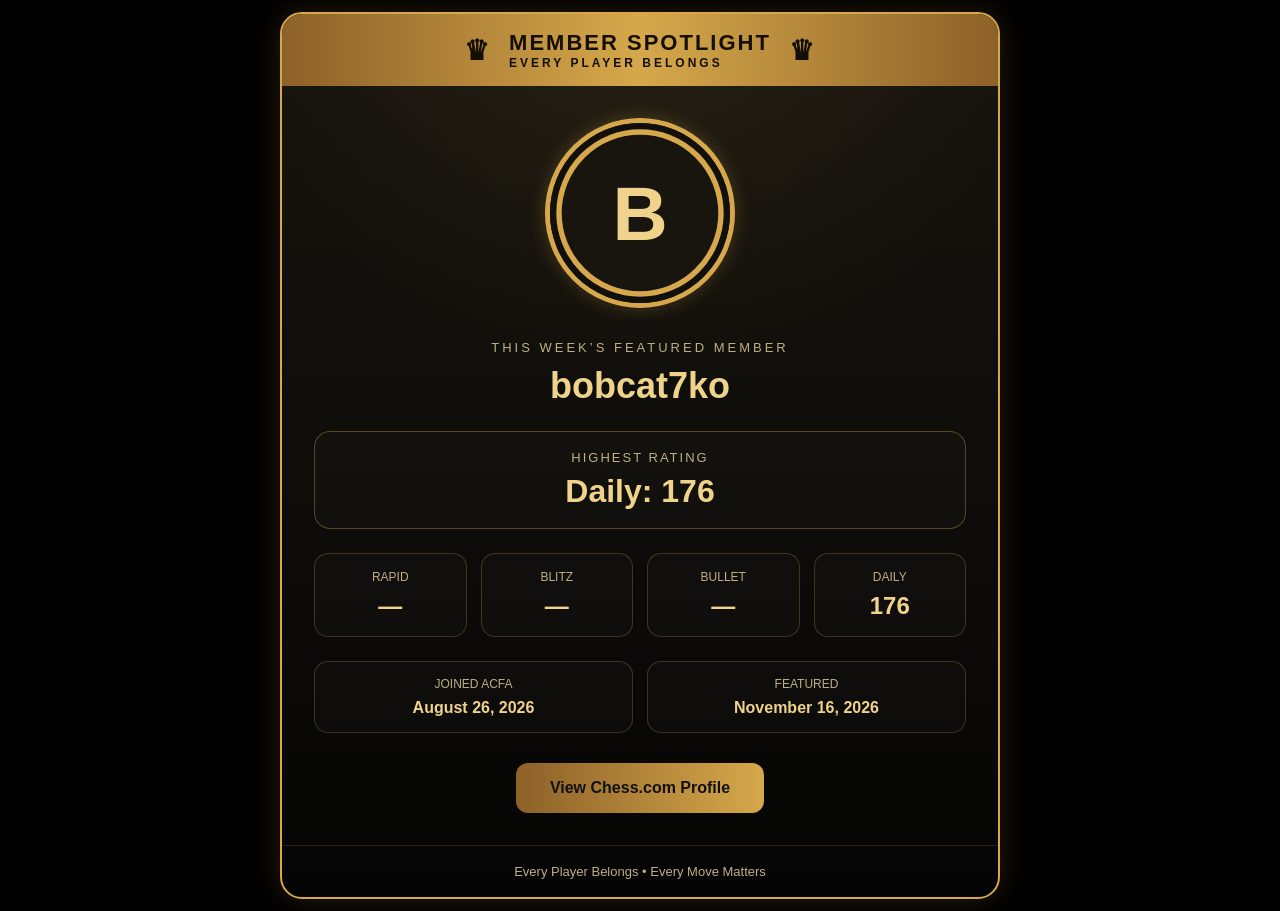
<file: index.html>
<!DOCTYPE html>
<html lang="en">
<head>
  <meta charset="UTF-8">

  <meta
    name="viewport"
    content="width=device-width, initial-scale=1.0"
  >

  <title>ACFA Member Spotlight</title>

  <meta
    http-equiv="refresh"
    content="0; url=./spotlight/"
  >

  <style>
    html,
    body {
      margin: 0;
      width: 100%;
      min-height: 100%;
      background: #000;
      color: #f0d38a;
      font-family: Arial, Helvetica, sans-serif;
    }

    body {
      display: flex;
      align-items: center;
      justify-content: center;
      text-align: center;
    }

    a {
      color: #f0d38a;
      font-weight: 800;
    }
  </style>
</head>

<body>
  <p>
    Opening the ACFA Member Spotlight…
    <br><br>
    <a href="./spotlight/">Continue</a>
  </p>
</body>
</html>
</file>
<file: spotlight/style.css>
:root {
  --bg:#050505;
  --panel:#11100d;
  --panel2:#18150f;
  --gold:#d6a84b;
  --gold-light:#f0d38a;
  --bronze:#8d6128;
  --text:#f6edd8;
  --muted:#bfae86;
}

*{
    box-sizing:border-box;
}

html,
body{
    margin:0;
    padding:0;
    width:100%;
    min-height:100%;
    background:#000;
    font-family:Arial,Helvetica,sans-serif;
}

body{
    display:flex;
    justify-content:center;
    padding:12px;
}

.spotlight-card{

    width:100%;
    max-width:720px;

    background:
    radial-gradient(circle at top,
    rgba(214,168,75,.08),
    transparent 40%),
    linear-gradient(180deg,
    var(--panel2),
    var(--bg));

    border:2px solid var(--gold);

    border-radius:22px;

    overflow:hidden;

    box-shadow:
    0 0 30px rgba(214,168,75,.18);
}

.spotlight-header{

    background:
    linear-gradient(90deg,
    var(--bronze),
    var(--gold),
    var(--bronze));

    color:#140f05;

    display:flex;

    justify-content:center;

    align-items:center;

    gap:18px;

    padding:16px;

    font-weight:900;

    text-transform:uppercase;

    letter-spacing:2px;
}

.header-title{

    font-size:22px;

}

.header-subtitle{

    font-size:12px;

    letter-spacing:3px;
}

.header-crown{

    font-size:28px;

}

.loading-state,
.error-state{

    padding:45px;

    text-align:center;

    color:var(--muted);
}

.loading-piece,
.error-piece{

    font-size:44px;

    margin-bottom:15px;

    color:var(--gold);
}

.member-content{

    padding:32px;
}

.avatar-frame{

    position:relative;

    width:190px;

    margin:auto;
}

.member-avatar{

    width:190px;

    height:190px;

    border-radius:50%;

    object-fit:cover;

    border:5px solid var(--gold);

    box-shadow:
    0 0 18px rgba(214,168,75,.25);
}

.title-badge{

    position:absolute;

    bottom:5px;

    right:5px;

    background:var(--gold);

    color:#111;

    padding:6px 10px;

    border-radius:999px;

    font-size:12px;

    font-weight:900;
}

.member-details{

    text-align:center;

    margin-top:28px;
}

.featured-label{

    color:var(--muted);

    font-size:13px;

    letter-spacing:3px;

    text-transform:uppercase;
}

.member-name{

    display:block;

    color:var(--gold-light);

    text-decoration:none;

    font-size:36px;

    font-weight:900;

    margin-top:10px;
}

.member-name:hover{

    text-decoration:underline;
}

.rating-highlight{

    margin-top:24px;

    padding:18px;

    border:1px solid rgba(214,168,75,.35);

    border-radius:16px;

    background:rgba(255,255,255,.02);
}

.rating-label{

    display:block;

    color:var(--muted);

    font-size:13px;

    text-transform:uppercase;

    letter-spacing:2px;
}

.rating-value{

    display:block;

    margin-top:8px;

    font-size:32px;

    font-weight:900;

    color:var(--gold-light);
}

.rating-grid{

    display:grid;

    grid-template-columns:repeat(4,1fr);

    gap:14px;

    margin-top:24px;
}

.rating-box{

    padding:16px;

    border-radius:14px;

    border:1px solid rgba(214,168,75,.25);

    background:rgba(255,255,255,.02);
}

.rating-type{

    display:block;

    color:var(--muted);

    font-size:12px;

    text-transform:uppercase;
}

.rating-number{

    display:block;

    margin-top:8px;

    color:var(--gold-light);

    font-size:24px;

    font-weight:900;
}

.member-meta{

    display:grid;

    grid-template-columns:1fr 1fr;

    gap:14px;

    margin-top:24px;
}

.meta-item{

    padding:15px;

    border-radius:14px;

    background:rgba(255,255,255,.02);

    border:1px solid rgba(214,168,75,.25);
}

.meta-label{

    display:block;

    color:var(--muted);

    font-size:12px;

    text-transform:uppercase;
}

.meta-value{

    display:block;

    margin-top:8px;

    color:var(--gold-light);

    font-weight:700;
}

.profile-button{

    display:inline-block;

    margin-top:30px;

    padding:16px 34px;

    border-radius:12px;

    text-decoration:none;

    font-weight:900;

    color:#111;

    background:
    linear-gradient(90deg,
    var(--bronze),
    var(--gold));

    transition:.2s;
}

.profile-button:hover{

    transform:translateY(-2px);
}

.spotlight-footer{

    padding:18px;

    text-align:center;

    color:var(--muted);

    border-top:1px solid rgba(214,168,75,.18);

    font-size:13px;
}

@media(max-width:650px){

.rating-grid{

grid-template-columns:repeat(2,1fr);

}

.member-meta{

grid-template-columns:1fr;

}

.member-name{

font-size:28px;

}

.member-avatar{

width:150px;
height:150px;

}

.avatar-frame{

width:150px;

}

}
</file>
